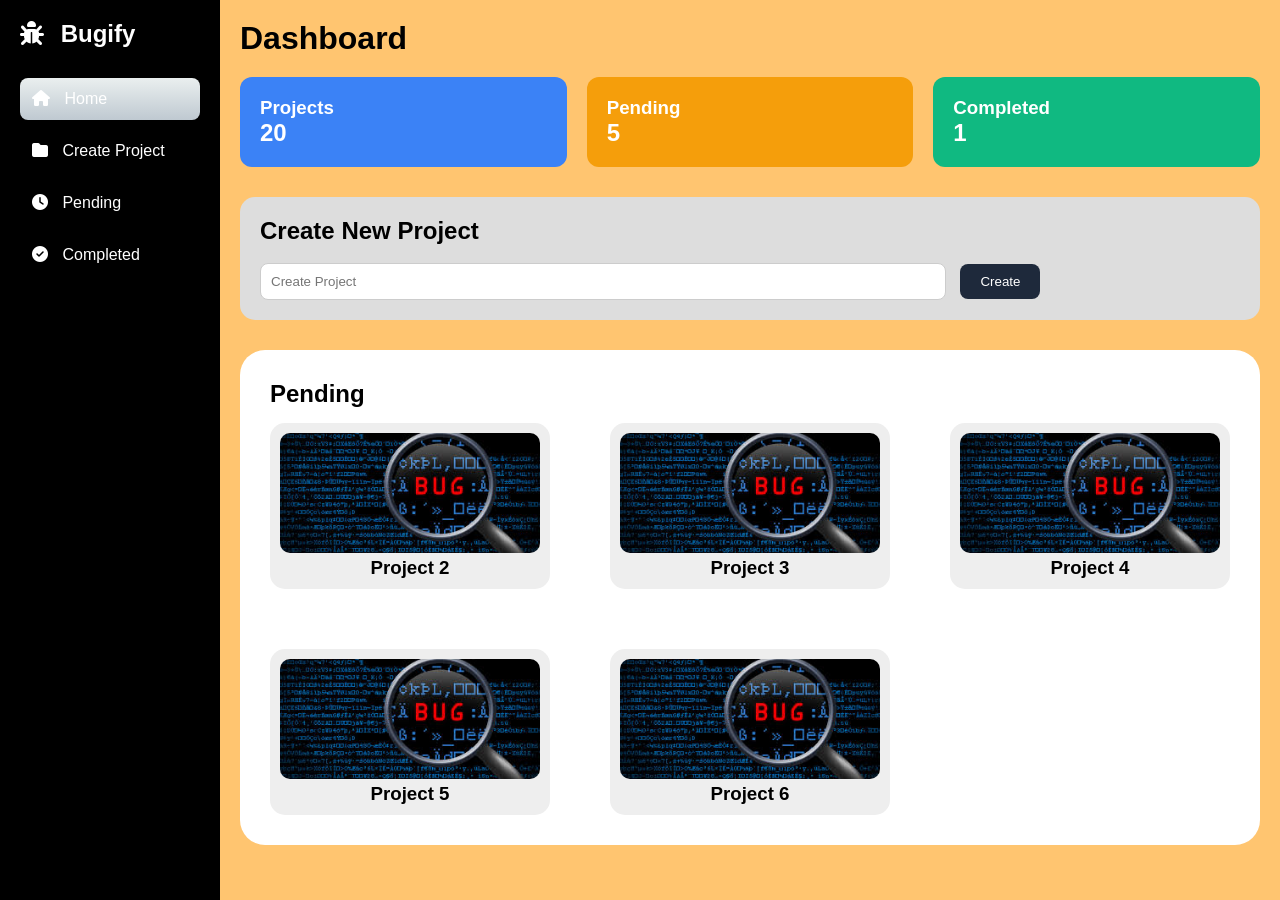
<file: index.html>
<!DOCTYPE html>
<html lang="en">
<head>
<meta charset="UTF-8">
<title>Bugify Dashboard</title>
<link rel="stylesheet" href="home.css">
<link rel="stylesheet" href="https://cdnjs.cloudflare.com/ajax/libs/font-awesome/6.5.0/css/all.min.css">
</head>
<body>
<div class="sidebar">
    <h2><i class="fas fa-bug"></i> Bugify</h2>
    <ul>
        <li class="active"><i class="fas fa-home"></i> Home</li>
        <li onclick="projects()"><i class="fas fa-folder"></i> Create Project</li>
        <li onclick="pending()"><i class="fas fa-clock"></i> Pending</li>
        <li onclick="completed()"><i class="fas fa-check-circle"></i> Completed</li>
    </ul>
</div>
<div class="main">
    <div class="top">
        <h1>Dashboard</h1>
    </div>
    <div class="cards">
        <div class="card projects">
            <h3>Projects</h3>
            <p>20</p>
        </div>
        <div class="card pending">
            <h3>Pending</h3>
            <p>5</p>
        </div>
        <div class="card completed">
            <h3>Completed</h3>
            <p>1</p>
        </div>
    </div>
    <div class="create-section">
        <h2>Create New Project</h2>
        <br>
        <input type="text" placeholder="Create Project">
        <button onclick="Input()">Create</button>
    </div>
    <div class="pending-section" style="background-color: white; border-radius: 25px; padding: 30px;">
        <h2>Pending</h2>

        <div class="projects-grid">
            <div class="p-card" onclick="Input()">
                <img src="Bug.jpg" class="project-logo">
                <h3>Project 2</h3>
            </div>

            <div class="p-card" onclick="Input()">
                <img src="Bug.jpg" class="project-logo">
                <h3>Project 3</h3>
            </div>
            <div class="p-card" onclick="Input()">
                <img src="Bug.jpg" class="project-logo">
                <h3>Project 4</h3>
            </div>

            <div class="p-card" onclick="Input()">
                <img src="Bug.jpg" class="project-logo">
                <h3>Project 5</h3>
            </div>

            <div class="p-card" onclick="Input()">
                <img src="Bug.jpg" class="project-logo">
                <h3>Project 6</h3>
            </div>
        </div>
    </div>
</div>
<script>
function Input(){
    window.location.href = "bug.html";
}
function projects(){
    window.location.href = "project.html";
}
function pending(){
    window.location.href = "pending.html";
}
function completed(){
    window.location.href = "completed.html";
}
</script>
</body>
</html>
</file>
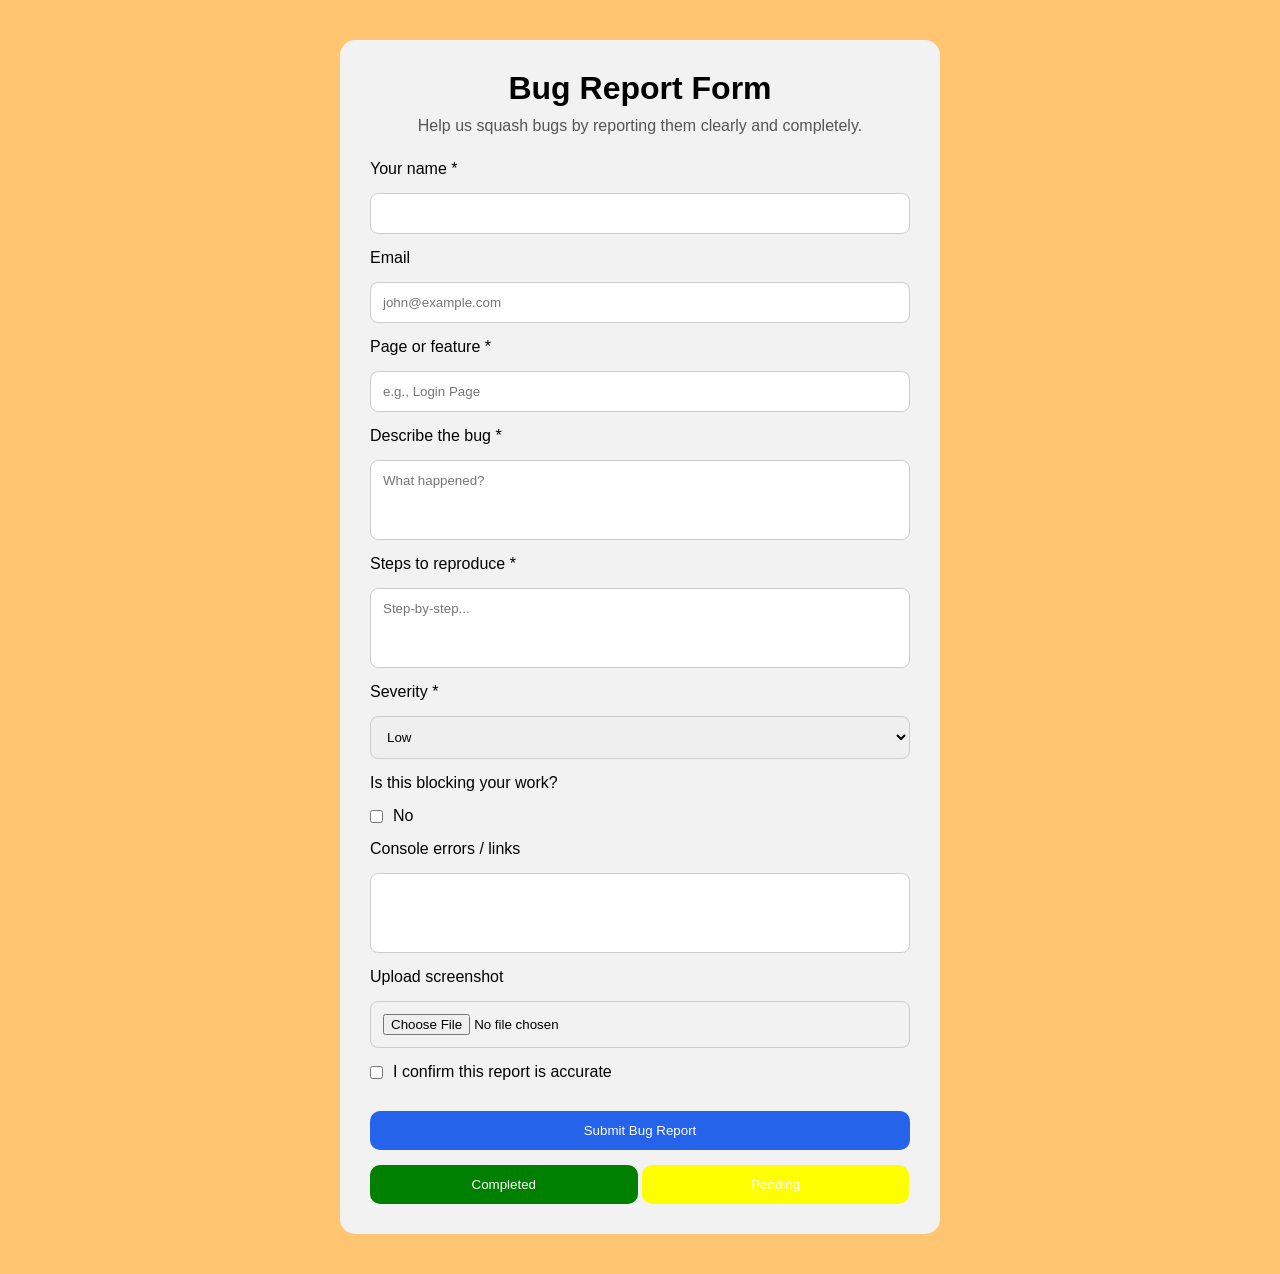
<file: bug.html>
<!DOCTYPE html>
<html lang="en">
<head>
<meta charset="UTF-8">
<title>Bug Report</title>
<link rel="icon" href="Bugify.png">
<link rel="stylesheet" href="bug.css">
</head>

<body>

<div class="form-container">

    <h1>Bug Report Form</h1>
    <p class="subtitle">Help us squash bugs by reporting them clearly and completely.</p>

    <form>

        <label>Your name *</label>
        <input type="text" required>

        <label>Email</label>
        <input type="email" placeholder="john@example.com">

        <label>Page or feature *</label>
        <input type="text" placeholder="e.g., Login Page">

        <label>Describe the bug *</label>
        <textarea placeholder="What happened?"></textarea>

        <label>Steps to reproduce *</label>
        <textarea placeholder="Step-by-step..."></textarea>

        <label>Severity *</label>
        <select>
            <option>Low</option>
            <option>Medium</option>
            <option>High</option>
        </select>

        <label>Is this blocking your work?</label>
        <div class="toggle">
            <input type="checkbox"> <span>No</span>
        </div>

        <label>Console errors / links</label>
        <textarea></textarea>

        <label>Upload screenshot</label>
        <input type="file">

        <div class="confirm">
            <input type="checkbox"> I confirm this report is accurate
        </div>

        <button type="submit" style="display: inline;">Submit Bug Report</button>
    </form>
    <button type="submit" style="display: inline; background-color: green; width: 267.5px;">Completed</button>
    <button type="submit" style="display: inline; background-color: yellow; width:267.5px;">Pending</button>
</div>

</body>
</html>
</file>
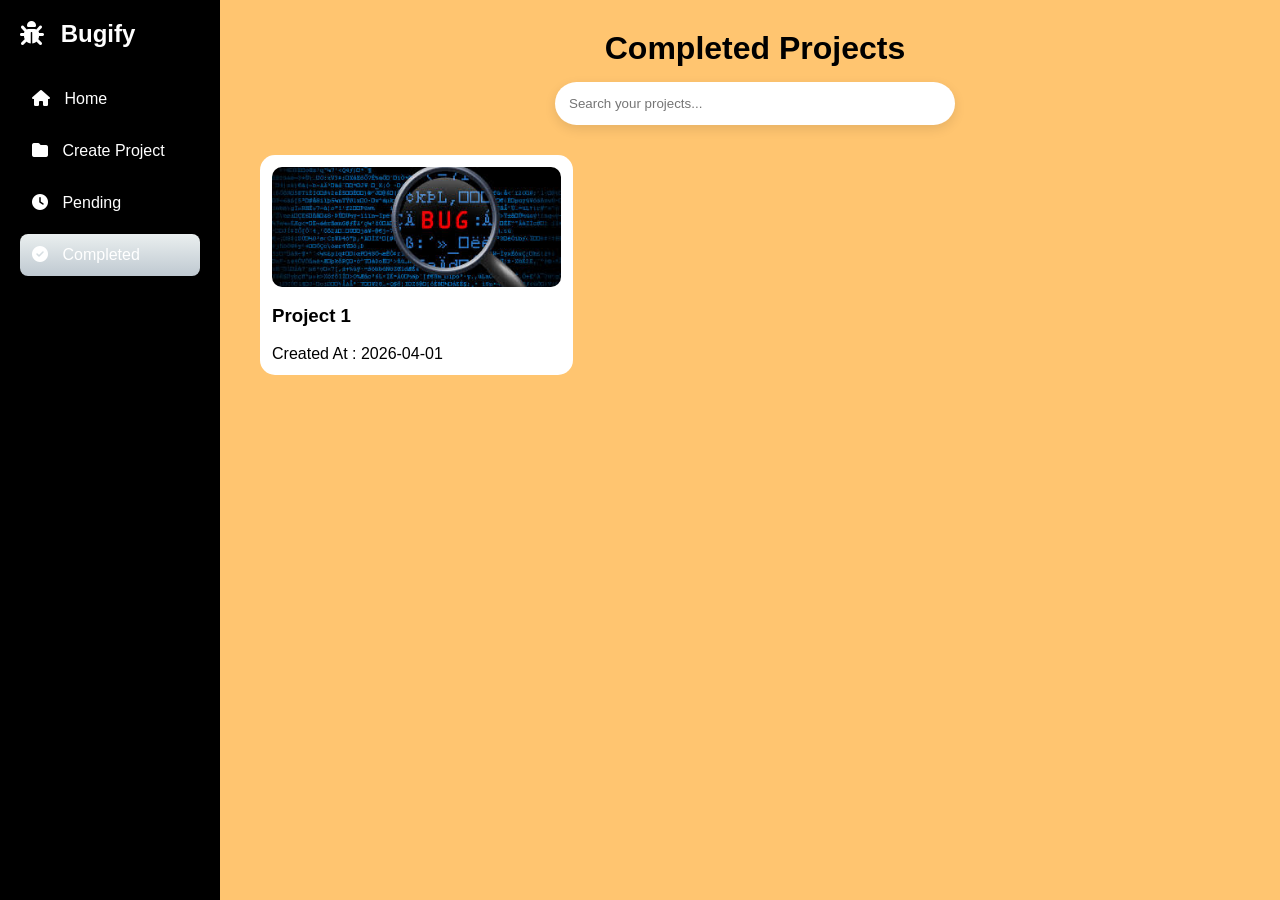
<file: completed.html>
<!DOCTYPE html>
<html lang="en">
<head>
<meta charset="UTF-8">
<title>Projects - Bugify</title>
<link rel="icon" href="Bugify.png">
<link rel="stylesheet" href="project.css">
<link rel="stylesheet" href="https://cdnjs.cloudflare.com/ajax/libs/font-awesome/6.5.0/css/all.min.css">

</head>

<body>

<div class="container">

    <!-- SIDEBAR -->
    <div class="sidebar">
        <h2><i class="fas fa-bug"></i> Bugify</h2>

        <ul>
        <li onclick="home()"><i class="fas fa-home"></i> Home</li>
        <li onclick="projects()"><i class="fas fa-folder"></i> Create Project</li>
        <li onclick="pending()"><i class="fas fa-clock"></i> Pending</li>
        <li class="active"><i class="fas fa-check-circle"></i> Completed</li>
        </ul>
    </div>
    <div class="main">
        <div class="projects-header">
            <h1>Completed Projects</h1>
            <input type="text" placeholder="Search your projects...">
        </div>
        <div class="projects-grid">
            <div class="project-card" onclick="Input()">
                <img src="Bug.jpg" class="thumb">
                <h3>Project 1</h3>
                <p>Created At : 2026-04-01</p>
            </div>
        </div>
    </div>
</div>
<script>
function Input(){
    window.location.href = "bug.html";
}
function projects(){
    window.location.href = "project.html";
}
function pending(){
    window.location.href = "pending.html";
}
function home(){
    window.location.href = "index.html";
}
</script>
</body>
</html>
</file>
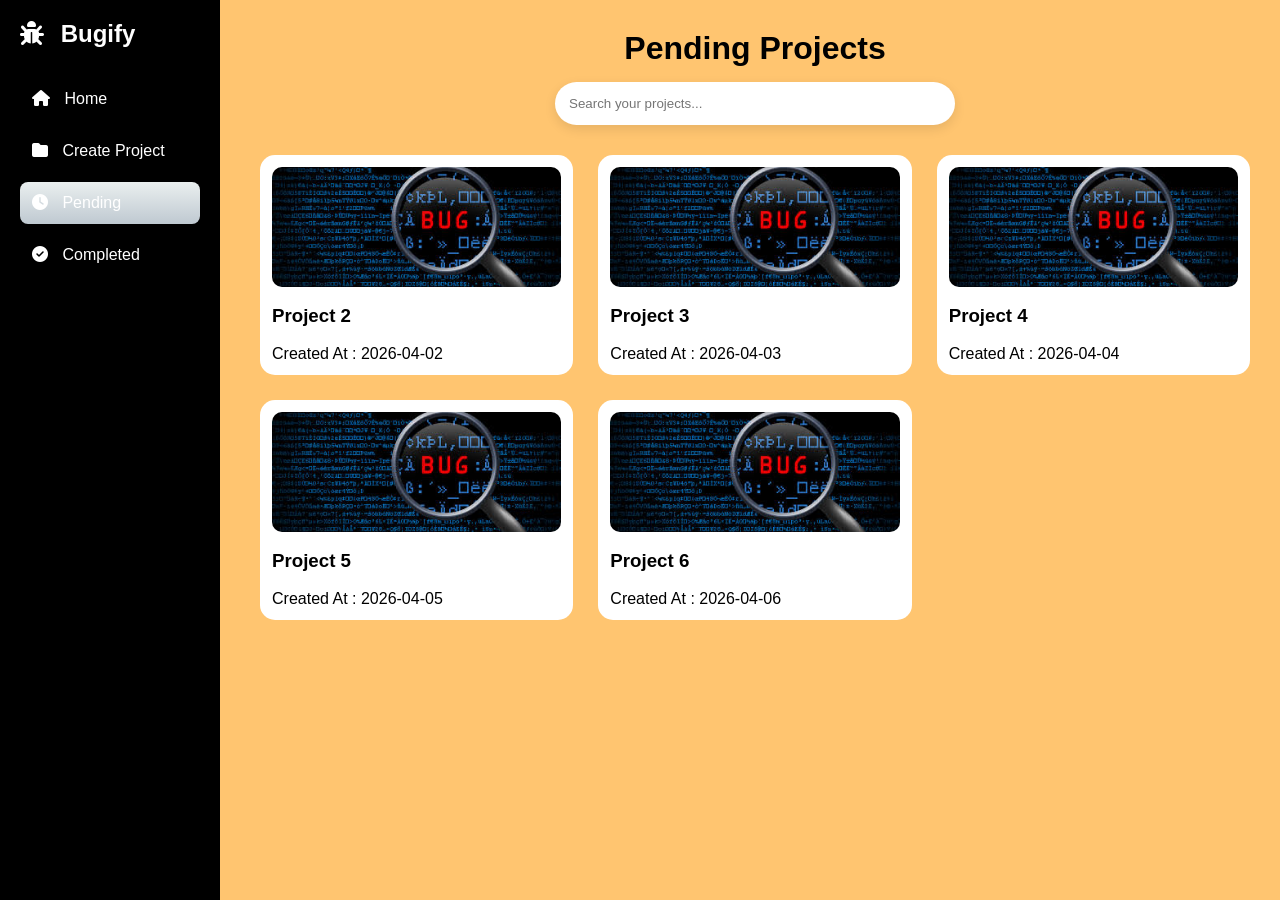
<file: pending.html>
<!DOCTYPE html>
<html lang="en">
<head>
<meta charset="UTF-8">
<title>Projects - Bugify</title>
<link rel="icon" href="Bugify.png">
<link rel="stylesheet" href="project.css">
<link rel="stylesheet" href="https://cdnjs.cloudflare.com/ajax/libs/font-awesome/6.5.0/css/all.min.css">

</head>

<body>

<div class="container">

    <!-- SIDEBAR -->
    <div class="sidebar">
        <h2><i class="fas fa-bug"></i> Bugify</h2>

        <ul>
        <li onclick="home()"><i class="fas fa-home"></i> Home</li>
        <li onclick="projects()"><i class="fas fa-folder"></i> Create Project</li>
        <li class="active"><i class="fas fa-clock"></i> Pending</li>
        <li onclick="completed()"><i class="fas fa-check-circle"></i> Completed</li>
        </ul>
    </div>
    <div class="main">
        <div class="projects-header">
            <h1>Pending Projects</h1>
            <input type="text" placeholder="Search your projects...">
        </div>
        <div class="projects-grid">
            <div class="project-card" onclick="Input()">
                <img src="Bug.jpg" class="thumb">
                <h3>Project 2</h3>
                <p>Created At : 2026-04-02</p>
            </div>
            <div class="project-card" onclick="Input()">
                <img src="Bug.jpg" class="thumb">
                <h3>Project 3</h3>
                <p>Created At : 2026-04-03</p>
            </div>
            <div class="project-card" onclick="Input()">
                <img src="Bug.jpg" class="thumb">
                <h3>Project 4</h3>
                <p>Created At : 2026-04-04</p>
            </div>
            <div class="project-card" onclick="Input()">
                <img src="Bug.jpg" class="thumb">
                <h3>Project 5</h3>
                <p>Created At : 2026-04-05</p>
            </div>
            <div class="project-card" onclick="Input()">
                <img src="Bug.jpg" class="thumb">
                <h3>Project 6</h3>
                <p>Created At : 2026-04-06</p>
            </div>
        </div>
    </div>
</div>
<script>
function Input(){
    window.location.href = "bug.html";
}
function projects(){
    window.location.href = "project.html";
}
function home(){
    window.location.href = "index.html";
}
function completed(){
    window.location.href = "completed.html";
}
</script>
</body>
</html>
</file>
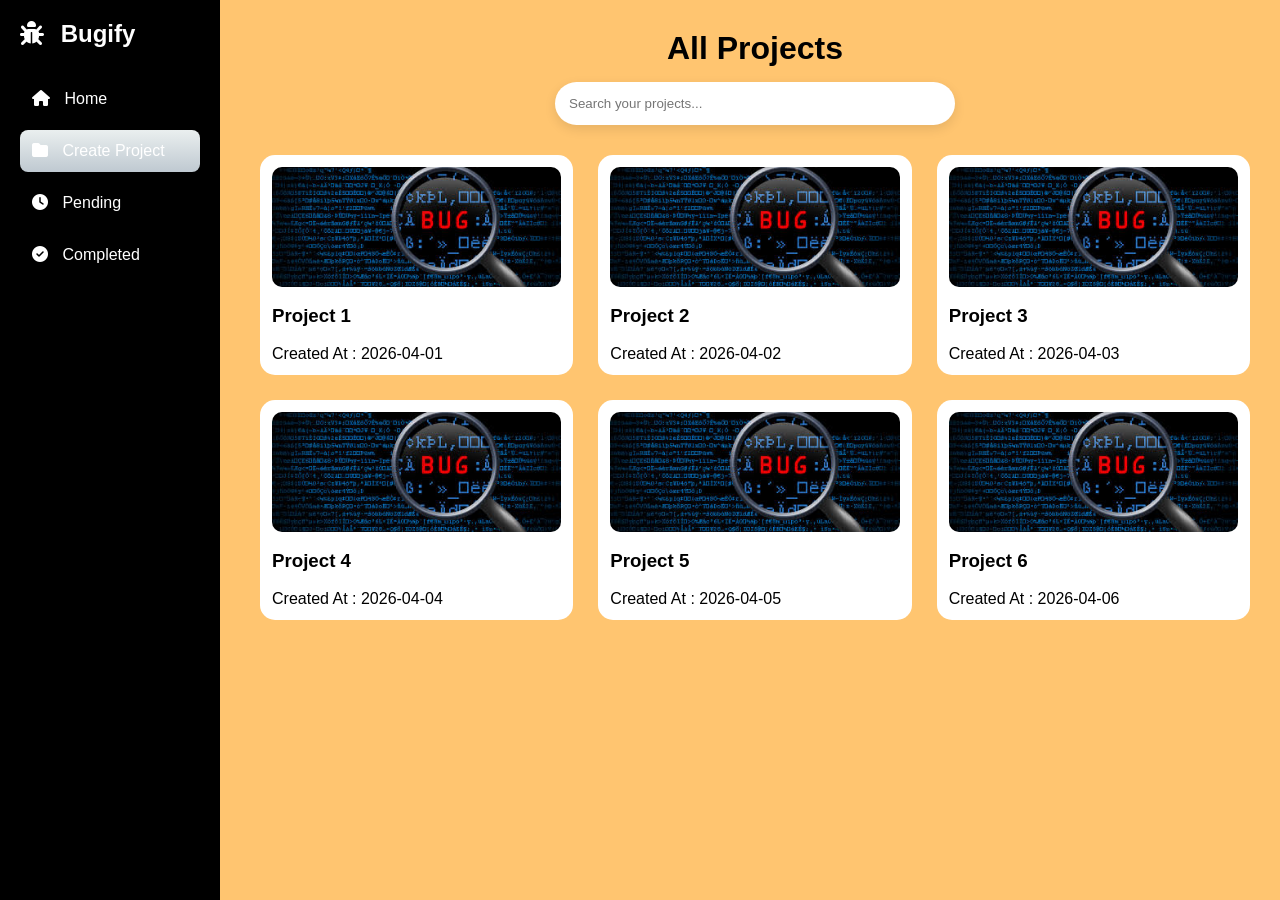
<file: project.html>
<!DOCTYPE html>
<html lang="en">
<head>
<meta charset="UTF-8">
<title>Projects - Bugify</title>
<link rel="icon" href="Bugify.png">
<link rel="stylesheet" href="project.css">
<link rel="stylesheet" href="https://cdnjs.cloudflare.com/ajax/libs/font-awesome/6.5.0/css/all.min.css">

</head>

<body>

<div class="container">

    <!-- SIDEBAR -->
    <div class="sidebar">
        <h2><i class="fas fa-bug"></i> Bugify</h2>

        <ul>
        <li onclick="home()"><i class="fas fa-home"></i> Home</li>
        <li class="active"><i class="fas fa-folder"></i> Create Project</li>
        <li onclick="pending()"><i class="fas fa-clock"></i> Pending</li>
        <li onclick="completed()"><i class="fas fa-check-circle"></i> Completed</li>
        </ul>
    </div>
    <div class="main">
        <div class="projects-header">
            <h1>All Projects</h1>
            <input type="text" placeholder="Search your projects...">
        </div>
        <div class="projects-grid">
            <div class="project-card" onclick="Input()">
                <img src="Bug.jpg" class="thumb">
                <h3>Project 1</h3>
                <p>Created At : 2026-04-01</p>
            </div>
            <div class="project-card" onclick="Input()">
                <img src="Bug.jpg" class="thumb">
                <h3>Project 2</h3>
                <p>Created At : 2026-04-02</p>
            </div>
            <div class="project-card" onclick="Input()">
                <img src="Bug.jpg" class="thumb">
                <h3>Project 3</h3>
                <p>Created At : 2026-04-03</p>
            </div>
            <div class="project-card" onclick="Input()">
                <img src="Bug.jpg" class="thumb">
                <h3>Project 4</h3>
                <p>Created At : 2026-04-04</p>
            </div>
            <div class="project-card" onclick="Input()">
                <img src="Bug.jpg" class="thumb">
                <h3>Project 5</h3>
                <p>Created At : 2026-04-05</p>
            </div>
            <div class="project-card" onclick="Input()">
                <img src="Bug.jpg" class="thumb">
                <h3>Project 6</h3>
                <p>Created At : 2026-04-06</p>
            </div>
        </div>
    </div>
</div>
<script>
function Input(){
    window.location.href = "bug.html";
}
function home(){
    window.location.href = "index.html";
}
function pending(){
    window.location.href = "pending.html";
}
function completed(){
    window.location.href = "completed.html";
}
</script>
</body>
</html>
</file>
<file: home.css>
* {
    margin: 0;
    padding: 0;
    box-sizing: border-box;
    font-family: Arial;
}
body {
    background: #FFC570;
    display: flex;
}
.sidebar {
    width: 220px;
    height: 100vh;
    background: black;
    color: white;
    padding: 20px;
    position: fixed;
}
.sidebar h2 {
    margin-bottom: 30px;
}
.sidebar ul {
    list-style: none;
}
.sidebar ul li {
    padding: 12px;
    margin: 10px 0;
    border-radius: 8px;
    cursor: pointer;
}
.sidebar ul li.active {
    background: linear-gradient(180deg, #EAEFEF, #BFC9D1);
}
.sidebar i {
    margin-right: 10px;
}
.main {
    margin-left: 220px;
    padding: 20px;
    width: 100%;
}
.top h1 {
    margin-bottom: 20px;
}
.cards {
    display: flex;
    gap: 20px;
    margin-bottom: 30px;
}
.card {
    flex: 1;
    padding: 20px;
    border-radius: 12px;
    color: white;
}
.projects {
    background: #3b82f6;
}
.pending {
    background: #f59e0b;
}
.completed {
    background: #10b981;
}
.card p {
    font-size: 24px;
    font-weight: bold;
}
.create-section {
    width: 100%;
    background: #ddd;
    padding: 20px;
    border-radius: 15px;
    margin-bottom: 30px;
}
.create-section input {
    width: 70%;
    padding: 10px;
    border-radius: 8px;
    border: 1px solid #ccc;
}
.create-section button {
    padding: 10px 20px;
    margin-left: 10px;
    background: #1e293b;
    color: white;
    border: none;
    border-radius: 8px;
    cursor: pointer;
}
.create-section button:hover {
    background: #334155;
}
.pending-section h2 {
    margin-bottom: 15px;
}
.projects-grid {
    display: grid;
    grid-template-columns: repeat(3, 1fr);
    gap: 60px;
}

.p-card {
    width: 100%;
    background: #eee;
    padding: 10px;
    border-radius: 15px;
    text-align: center;
}

.project-logo {
    width: 100%;
    height: 120px;
    object-fit: cover;
    border-radius: 10px;
}
</file>
<file: bug.css>
* {
    margin: 0;
    padding: 0;
    box-sizing: border-box;
    font-family: Arial;
}

body {
    background: #FFC570;
    display: flex;
    justify-content: center;
    padding: 40px 0;
}
.form-container {
    width: 600px;
    background: #f2f2f2;
    padding: 30px;
    border-radius: 15px;
}
.form-container h1 {
    text-align: center;
    margin-bottom: 10px;
}
.subtitle {
    text-align: center;
    margin-bottom: 25px;
    color: #555;
}
form {
    display: flex;
    flex-direction: column;
    gap: 15px;
}
input, textarea, select {
    padding: 12px;
    border-radius: 8px;
    border: 1px solid #ccc;
    outline: none;
}
textarea {
    resize: none;
    height: 80px;
}
.toggle {
    display: flex;
    align-items: center;
    gap: 10px;
}
.confirm {
    display: flex;
    gap: 10px;
    align-items: center;
}
button {
    margin-top: 15px;
    padding: 12px;
    background: #2563eb;
    color: white;
    border: none;
    border-radius: 10px;
    cursor: pointer;
}
button:hover {
    background: #1e40af;
}
</file>
<file: project.css>
* {
    margin: 0;
    padding: 0;
    box-sizing: border-box;
    font-family: Arial;
}
body {
    background: #FFC570;
    display: flex;
}
.sidebar {
    width: 220px;
    height: 100vh;
    background: black;
    color: white;
    padding: 20px;
    position: fixed;
}
.sidebar h2 {
    margin-bottom: 30px;
}
.sidebar ul {
    list-style: none;
}
.sidebar ul li {
    padding: 12px;
    margin: 10px 0;
    border-radius: 8px;
    cursor: pointer;
}
.sidebar ul li.active {
    background: linear-gradient(180deg, #EAEFEF, #BFC9D1);
}
.sidebar i {
    margin-right: 10px;
}
.main {
    flex: 1;
    padding: 30px;
    margin-left: 230px;
}
.projects-header {
    display: flex;
    flex-direction: column;
    align-items: center;
    margin-bottom: 30px;
}
.projects-header h1 {
    margin-bottom: 15px;
}
.projects-header input {
    padding: 14px;
    width: 400px;
    border-radius: 30px;
    border: none;
    box-shadow: 0 4px 12px rgba(0,0,0,0.1);
    outline: none;
}
.projects-grid {
    display: grid;
    grid-template-columns: repeat(3, 1fr); /* 3 per row */
    gap: 25px;
}
.project-card {
    background: white;
    border-radius: 15px;
    padding: 12px;
    height: 220px;
    display: flex;
    flex-direction: column;
    justify-content: space-between;
    transition: 0.3s;
}
.project-card:hover {
    transform: translateY(-5px);
}
.thumb {
    height: 120px;
    width: 100%;
    border-radius: 10px;
    background-size: cover;
    position: relative;
}
.thumb::after {
    content: "";
    position: absolute;
    inset: 0;
    background: rgba(0,0,0,0.2);
}
</file>
